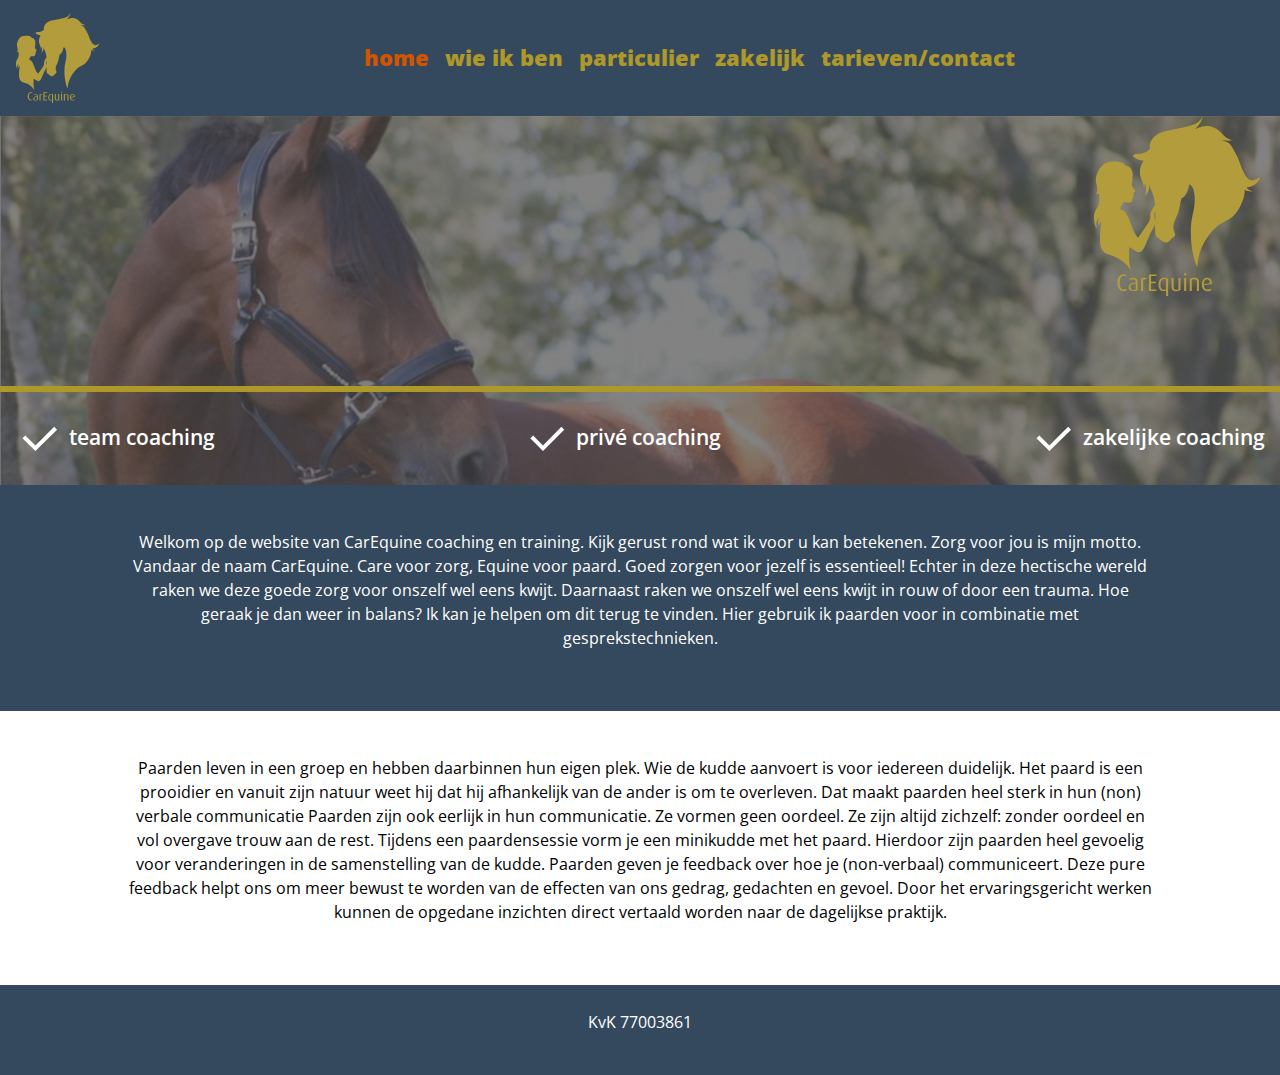
<file: index.html>
<!DOCTYPE html>
<!-- saved from url=(0053)https://getbootstrap.com/docs/4.0/examples/carousel/# -->
<html lang="en"><head><meta http-equiv="Content-Type" content="text/html; charset=UTF-8">
    
    <meta name="viewport" content="width=device-width, initial-scale=1, shrink-to-fit=no">
    <meta name="author" content="Erik Strijk">
    <link rel="icon" href="https://getbootstrap.com/docs/4.0/assets/img/favicons/favicon.ico">

    <title>CarEquine</title>

    <link href="./styles/navbar.css" rel="stylesheet">
    <link href="./styles/bootstrap.min.css" rel="stylesheet">
    <link href="./styles/landingpage.css" rel="stylesheet">
    <link href="./styles/navbar.css" rel="stylesheet">
    <link href="https://fonts.googleapis.com/css?family=Lato|Open+Sans&display=swap" rel="stylesheet">  </head>
  <body data-gr-c-s-loaded="true">

    <header>
      <nav class="navbar navbar-expand-md navbar-dark fixed-top bg-darkblue " style="width: 100vw; margin: 0;">
        <a class="navbar-brand" href="#">
          <img src="images/logo.svg">
        </a>
       <button class="navbar-toggler" type="button" data-toggle="collapse" data-target="#navbarCollapse" aria-controls="navbarCollapse" aria-expanded="false" aria-label="Toggle navigation">
          <span class="navbar-toggler-icon"></span>
        </button>
        <div class="collapse navbar-collapse" id="navbarCollapse">
          <ul class="navbar-nav m-auto">
            <li class="nav-item">
              <a class="nav-link text-orange" href="#">home <span class="sr-only">(current)</span></a>
            </li>
            <li class="nav-item bg-darkblue">
              <a class="nav-link text-gold" href="/CarEquine/wiebenik.html">wie ik ben</a>
            </li>
            <li class="nav-item bg-darkblue">
              <a class="nav-link text-gold" href="/CarEquine/particulier.html">particulier</a>
            </li>
            <li class="nav-item bg-darkblue">
              <a class="nav-link text-gold" href="/CarEquine/zakelijk.html">zakelijk</a>
            </li>
            <li class="nav-item bg-darkblue">
              <a class="nav-link text-gold" href="/CarEquine/contact.html">tarieven/contact</a>
            </li>
          </ul>
        </div>
      </nav>
    </header>

    <main role="main"> 
      <div class="jumbotron text-white m-0" style="width: 100vw; margin: 0;">
          <img class="ml-auto" src="images/logo.svg">
          
          <div style="width: 100vw; margin: 0;">
            <p><img  id="check" src="images/check.svg"> team coaching </p>
            <p><img  id="check" src="images/check.svg"> privé coaching </p>
            <p><img  id="check" src="images/check.svg"> zakelijke coaching </p>

          </div>
      </div>
      <div class="row p-0" style="width: 100vw; margin: 0; padding: 0">
        <div class="text-center" id="darkblue-section-text">
            <p>Welkom op de website van CarEquine coaching en training. Kijk gerust rond wat ik voor u kan betekenen.
              Zorg voor jou is mijn motto. Vandaar de naam CarEquine. Care voor zorg, Equine voor paard.
              Goed zorgen voor jezelf is essentieel! Echter in deze hectische wereld raken we deze goede zorg voor onszelf wel eens kwijt. Daarnaast raken we onszelf wel eens kwijt in rouw of door een trauma. Hoe geraak je dan weer in balans?
              Ik kan je helpen om dit terug te vinden. Hier gebruik ik paarden voor in combinatie met gesprekstechnieken.</p>
          </div>
      </div>          
        <div class="text-center" id="darkblue-section-text" style="background-color: white; color: black;">
            <p>Paarden leven in een groep en hebben daarbinnen hun eigen plek. Wie de kudde aanvoert is voor iedereen duidelijk. Het paard is een prooidier en vanuit zijn natuur weet hij dat hij afhankelijk van de ander is om te overleven. 
              Dat maakt paarden heel sterk in hun (non) verbale communicatie Paarden zijn ook eerlijk in hun communicatie. Ze vormen geen oordeel. Ze zijn altijd zichzelf: zonder oordeel en vol overgave trouw aan de rest. 
              Tijdens een paardensessie vorm je een minikudde met het paard. Hierdoor zijn paarden heel gevoelig voor veranderingen in de samenstelling van de kudde.
              Paarden geven je feedback over hoe je (non-verbaal) communiceert. Deze pure feedback helpt ons om meer bewust te worden van de effecten van ons gedrag, gedachten en gevoel. Door het ervaringsgericht werken kunnen de opgedane inzichten direct vertaald worden naar de dagelijkse praktijk.</p>
          </div>
      <footer class="page-footer font-small bg-darkblue">
        <div class="text-center">
          <p> KvK 77003861</p>
        </div>
    
      </footer>
    </main>
  </body>
</html>
<script src="./scripts/jquery-3.2.1.slim.min.js" integrity="sha384-KJ3o2DKtIkvYIK3UENzmM7KCkRr/rE9/Qpg6aAZGJwFDMVNA/GpGFF93hXpG5KkN" crossorigin="anonymous"></script>
<script>window.jQuery || document.write('<script src="../../assets/js/vendor/jquery-slim.min.js"><\/script>')</script>
<script src="./scripts/popper.min.js"></script>
<script src="./scripts/bootstrap.min.js"></script>
<!-- Just to make our placeholder images work. Don't actually copy the next line! -->
<script src="./scripts/holder.min.js"></script>
</file>
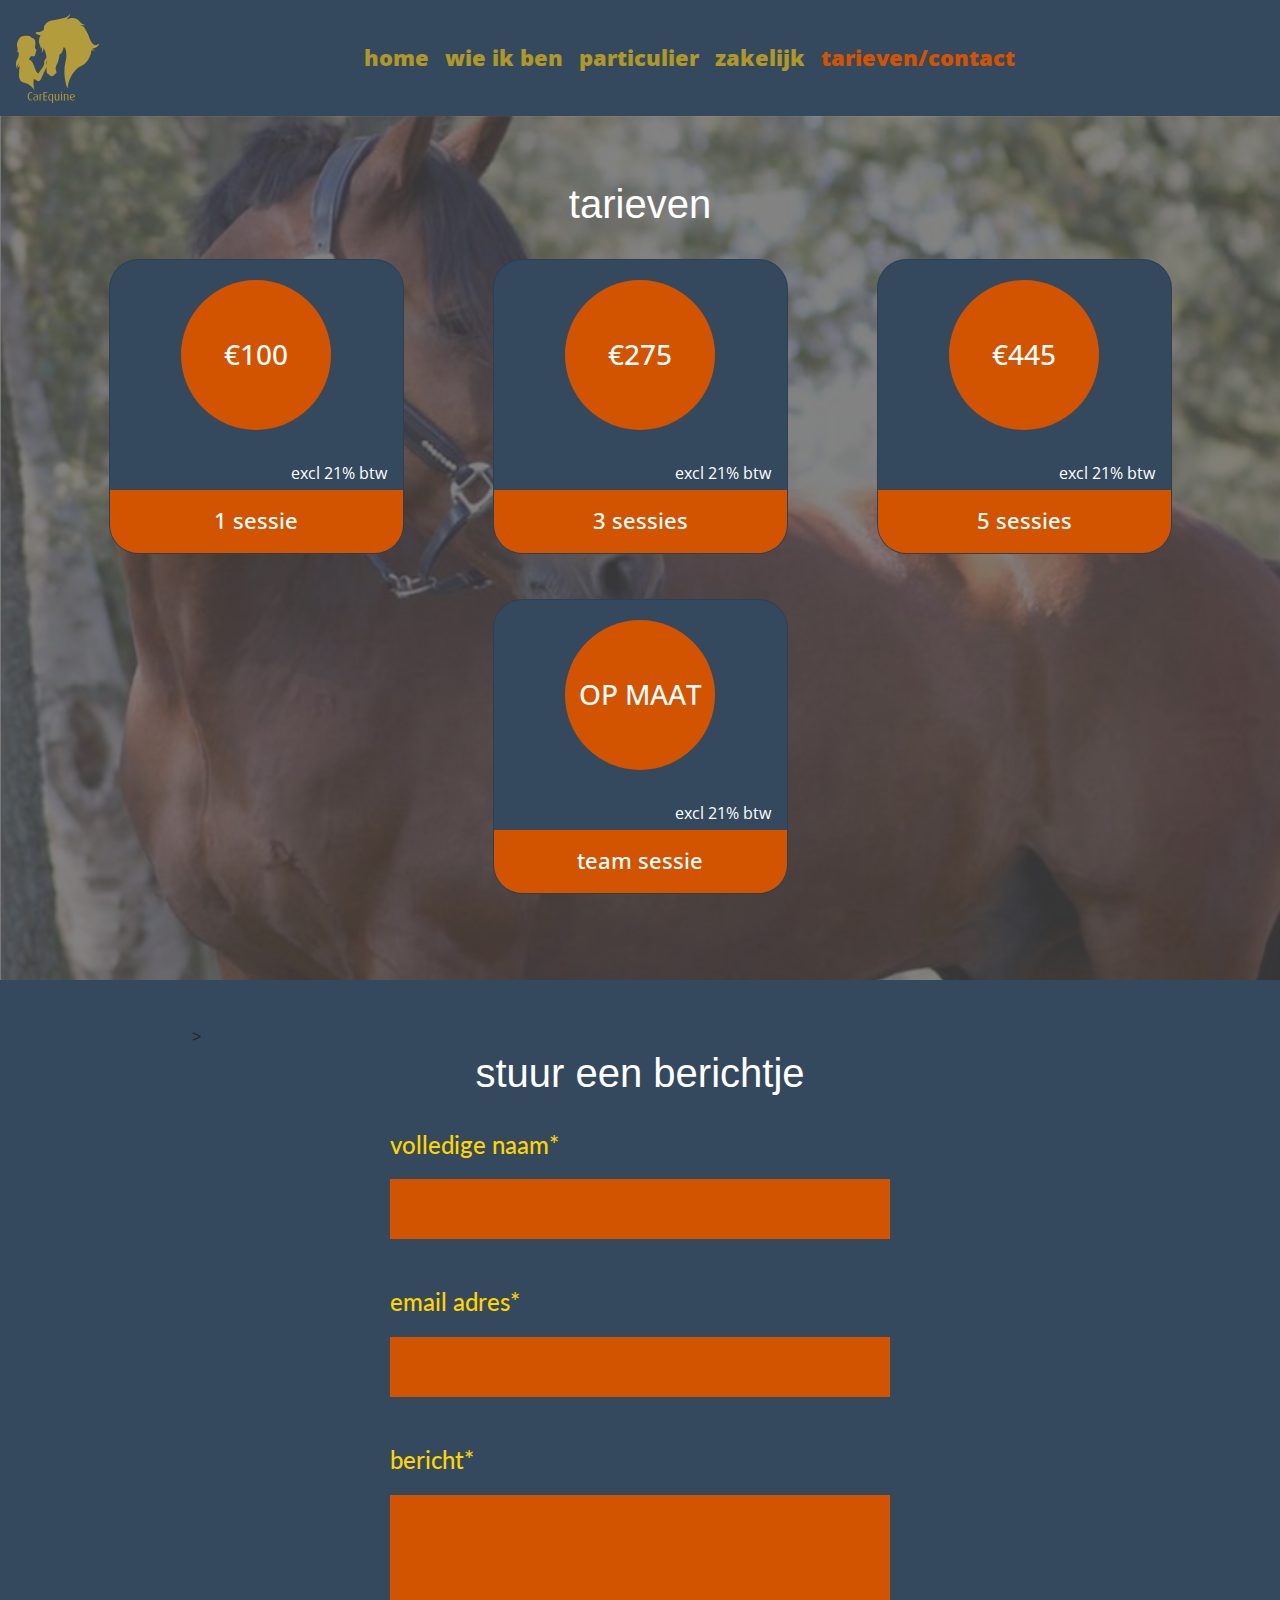
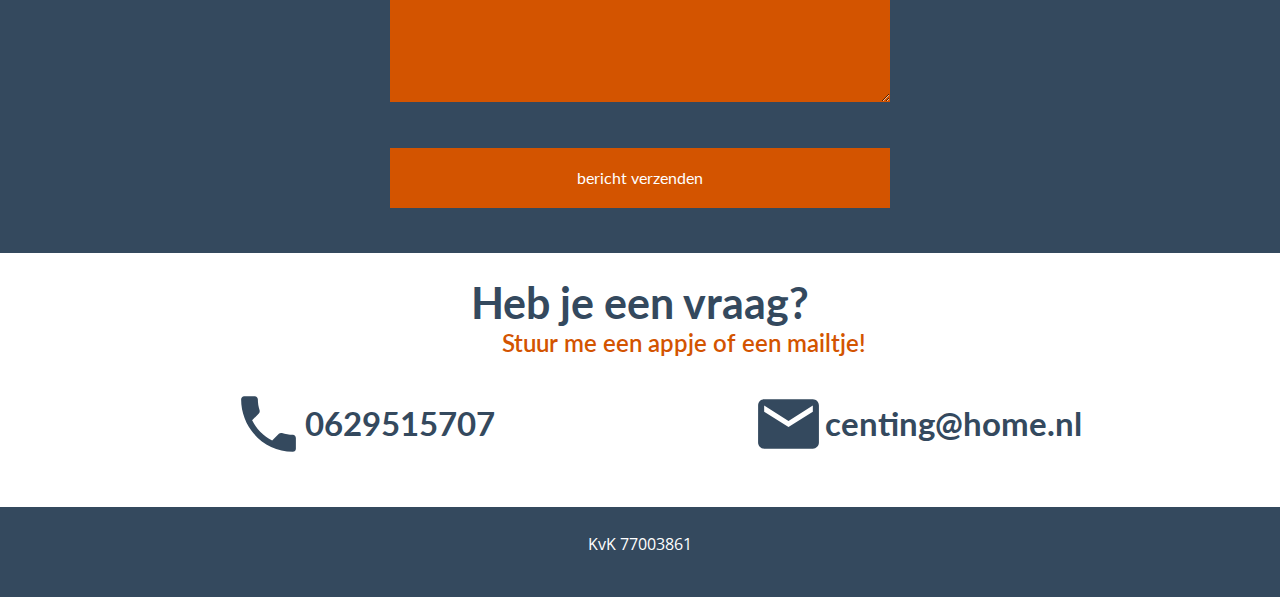
<file: contact.html>
<!DOCTYPE html>
<!-- saved from url=(0053)https://getbootstrap.com/docs/4.0/examples/carousel/# -->
<html lang="en"><head><meta http-equiv="Content-Type" content="text/html; charset=UTF-8">
    
    <meta name="viewport" content="width=device-width, initial-scale=1, shrink-to-fit=no">
    <meta name="author" content="Erik Strijk">
    <link rel="icon" href="https://getbootstrap.com/docs/4.0/assets/img/favicons/favicon.ico">

    <title>tarieven/contact</title>

    <link href="./styles/navbar.css" rel="stylesheet">
    <link href="./styles/bootstrap.min.css" rel="stylesheet">
    <link href="./styles/navbar.css" rel="stylesheet">
    <link href="./styles/contact.css" rel="stylesheet">

    <link href="https://fonts.googleapis.com/css?family=Lato|Open+Sans&display=swap" rel="stylesheet">  </head>
  <body data-gr-c-s-loaded="true">

    <header>
      <nav class="navbar navbar-expand-md navbar-dark fixed-top bg-darkblue">
        <a class="navbar-brand" href="/CarEquine">
          <img src="images/logo.svg">
        </a>
       <button class="navbar-toggler" type="button" data-toggle="collapse" data-target="#navbarCollapse" aria-controls="navbarCollapse" aria-expanded="false" aria-label="Toggle navigation">
          <span class="navbar-toggler-icon"></span>
        </button>
        <div class="collapse navbar-collapse" id="navbarCollapse">
          <ul class="navbar-nav m-auto">
            <li class="nav-item">
              <a class="nav-link text-gold" href="/CarEquine/index.html">home <span class="sr-only">(current)</span></a>
            </li>
            <li class="nav-item bg-darkblue">
              <a class="nav-link text-gold" href="/CarEquine/wiebenik.html">wie ik ben</a>
            </li>
            <li class="nav-item bg-darkblue">
              <a class="nav-link text-gold" href="/CarEquine/particulier.html">particulier</a>
            </li>
            <li class="nav-item bg-darkblue">
              <a class="nav-link text-gold" href="/CarEquine/zakelijk.html">zakelijk</a>
            </li>
            <li class="nav-item bg-darkblue">
              <a class="nav-link text-orange" href="">tarieven/contact</a>
            </li>
          </ul>
        </div>
      </nav>
    </header>

    <main role="main"> 
      <script type="text/javascript">var submitted=false;</script>

      <iframe name="iframe" id="hidden_iframe" style="display:none;" onload="if(submitted) {window.location='index.html';}"></iframe>
      <div name="_top" class="jumbotron text-white text-center">
        <h1>tarieven</h1>

        <div class="row text-center justify-content-center">
          <div class="col text-center">
           <div class="card text-center">
            <div class="card-body text-center justify-center">
              <div class="circle m-auto">€100</div>
            </div>
            <div class="bottom">
              <div class="btw">
                  excl 21% btw
              </div>
              <div class="session">
                1 sessie
              </div>
            </div>
          </div>
          </div>
          <div class="col text-center">
            <div class="card text-center">
             <div class="card-body text-center justify-center">
               <div class="circle m-auto">€275</div>
             </div>
             <div class="bottom">
              <div class="btw">
                  excl 21% btw
              </div>
              <div class="session">
                3 sessies
              </div>
            </div>
            </div>
          </div>
          <div class="col text-center">
            <div class="card text-center">
             <div class="card-body text-center justify-center">
               <div class="circle m-auto">€445</div>
             </div>
             <div class="bottom">
              <div class="btw">
                  excl 21% btw
              </div>
              <div class="session">
                5 sessies
              </div>
            </div>
            </div>
          </div>
          <div class="col text-center">
            <div class="card text-center">
             <div class="card-body text-center justify-center">
               <div class="circle m-auto">OP MAAT</div>
             </div>
             <div class="bottom">
              <div class="btw">
                  excl 21% btw
              </div>
              <div class="session">
                team sessie
              </div>
            </div>
            </div>
          </div>
        </div>
      </div>
      <form class="form" method="POST" target="iframe" onsubmit="alert('Bedankt voor uw bericht, ik reageer uw bericht zo snel mogelijk!'); submitted=true;" action="https://script.google.com/macros/s/AKfycbzguPekZept4t-bJgTDFgSUX58PCmrzloV4msLbdgPX5CG3HJQ/exec">>
        <h1>stuur een berichtje</h1>
        <div class="input-container">
          <p>volledige naam*</p>
          <input name="volledige naam" required type="text" >
        </div>
        <br>
        <div class="input-container">
          <p>email adres*</p>
          <input name="email" required type="email" >
        </div>
        <br>
        <div class="input-container">
          <p>bericht*</p>
          <textarea name="message" required> </textarea>
        </div>
        <br>
        <div class="input-container">
          <input required value="bericht verzenden" type="submit">
        </div>
      </form>
      <div class="contact-information p-4">
        <div class="row justify-content-center">
          <div>
            <h1 class="text-center">
              Heb je een vraag?
            </h1>
            <h2 class="text-center">
              Stuur me een appje of een mailtje!
            </h2> 
            <div class="row">
              <a href="tel:0611569254" class="col justify-content-center">
                <img width="14%" src="images/phone-24px.svg"> 
                <h3> 0629515707</h3>
              </a>
              <a href="mailto:erikstrijk@gmail.com" class="col justify-content-center">
                <img width="14%" src="images/email-24px.svg"> 
                <h3>centing@home.nl</h3>
                </a>
              </a>
            </div>
          </div>
          
        </div>
      </div>
      <footer class="page-footer font-small bg-darkblue">
        <div class="text-center">
          <p> KvK 77003861</p>
        </div>
    
      </footer>
    </main>
  </body>
</html>
<script src="./scripts/jquery-3.2.1.slim.min.js" integrity="sha384-KJ3o2DKtIkvYIK3UENzmM7KCkRr/rE9/Qpg6aAZGJwFDMVNA/GpGFF93hXpG5KkN" crossorigin="anonymous"></script>
<script>window.jQuery || document.write('<script src="../../assets/js/vendor/jquery-slim.min.js"><\/script>')</script>
<script src="./scripts/popper.min.js"></script>
<script src="./scripts/bootstrap.min.js"></script>
<!-- Just to make our placeholder images work. Don't actually copy the next line! -->
<script src="./scripts/holder.min.js"></script>
</file>
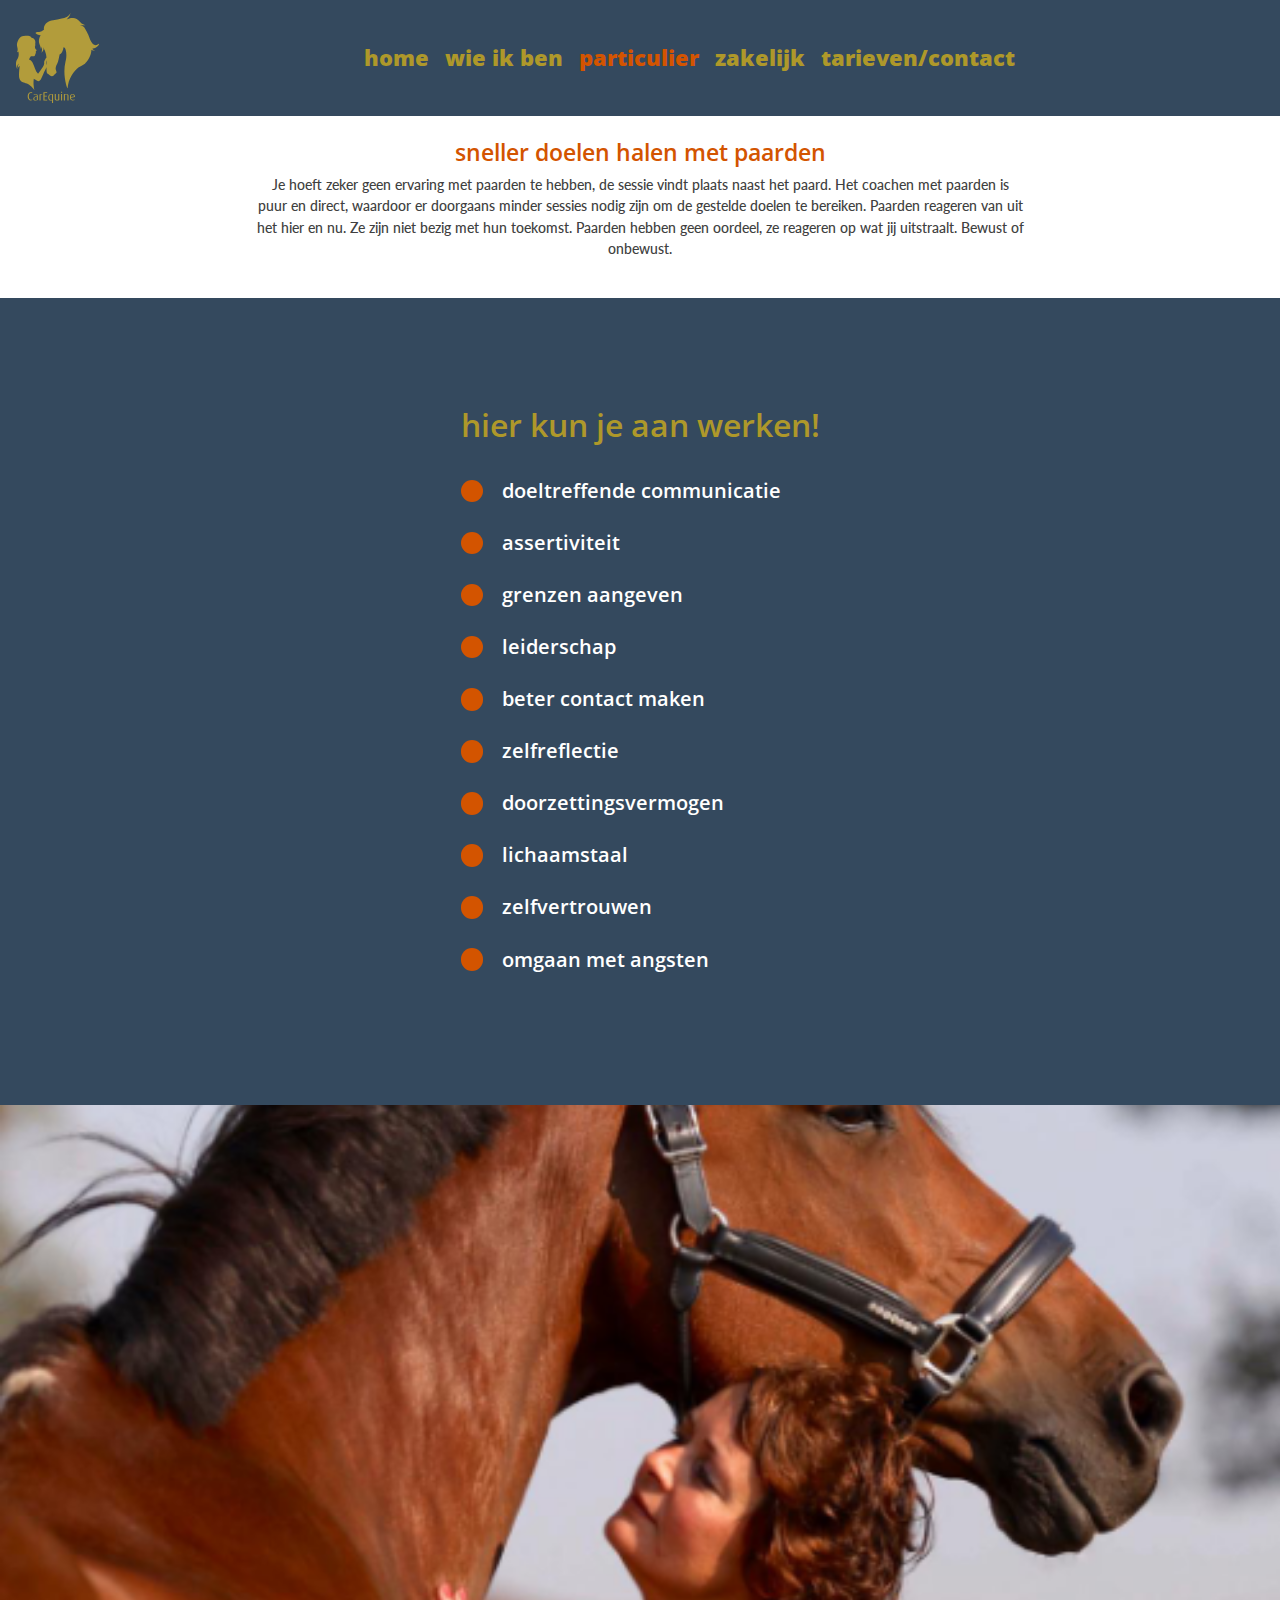
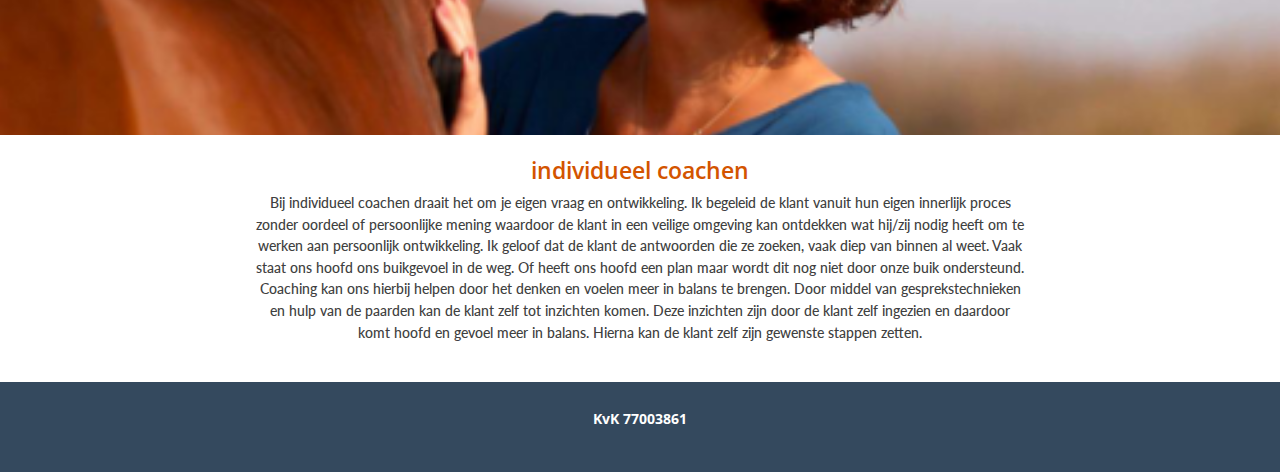
<file: particulier.html>
<!DOCTYPE html>
<!-- saved from url=(0053)https://getbootstrap.com/docs/4.0/examples/carousel/# -->
<html lang="en"><head><meta http-equiv="Content-Type" content="text/html; charset=UTF-8">
    
    <meta name="viewport" content="width=device-width, initial-scale=1, shrink-to-fit=no">
    <meta name="author" content="Erik Strijk">
    <link rel="icon" href="https://getbootstrap.com/docs/4.0/assets/img/favicons/favicon.ico">

    <title>CarEquine</title>

    <link href="./styles/navbar.css" rel="stylesheet">
    <link href="./styles/bootstrap.min.css" rel="stylesheet">
    <link href="./styles/navbar.css" rel="stylesheet">
    <link href="./styles/particulier.css" rel="stylesheet">

    <link href="https://fonts.googleapis.com/css?family=Lato|Open+Sans&display=swap" rel="stylesheet">  </head>
  <body data-gr-c-s-loaded="true">

    <header>
      <nav class="navbar navbar-expand-md navbar-dark fixed-top bg-darkblue">
        <a class="navbar-brand" href="/CarEquine">
          <img src="images/logo.svg">
        </a>
       <button class="navbar-toggler" type="button" data-toggle="collapse" data-target="#navbarCollapse" aria-controls="navbarCollapse" aria-expanded="false" aria-label="Toggle navigation">
          <span class="navbar-toggler-icon"></span>
        </button>
        <div class="collapse navbar-collapse" id="navbarCollapse">
          <ul class="navbar-nav m-auto">
            <li class="nav-item">
              <a class="nav-link text-gold" href="/CarEquine/index.html">home <span class="sr-only">(current)</span></a>
            </li>
            <li class="nav-item bg-darkblue">
              <a class="nav-link text-gold" href="/CarEquine/wiebenik.html">wie ik ben</a>
            </li>
            <li class="nav-item bg-darkblue">
              <a class="nav-link text-orange" href="#">particulier</a>
            </li>
            <li class="nav-item bg-darkblue">
              <a class="nav-link text-gold" href="/CarEquine/zakelijk.html">zakelijk</a>
            </li>
            <li class="nav-item bg-darkblue">
              <a class="nav-link text-gold" href="/CarEquine/contact.html">tarieven/contact</a>
            </li>
          </ul>
        </div>
      </nav>
    </header>

    <main role="main"> 
        <div class="padding text-center">
          <h2 class="subheader-orange">sneller doelen halen met paarden                  </h2>
          <p> Je hoeft zeker geen ervaring met paarden te hebben, de sessie vindt plaats naast het paard. Het coachen met paarden is puur en direct, waardoor er doorgaans minder sessies nodig zijn om de gestelde doelen te bereiken. Paarden reageren van uit het hier en nu. Ze zijn niet bezig met hun toekomst. Paarden hebben geen oordeel, ze reageren op wat jij uitstraalt. Bewust of onbewust. </p>
        </div>
        <div class="row p-0">
            <div class="col-md-8" id="darkblue-section">
              <div>
                <h2 class="header-gold"> hier kun je aan werken!</h2>
                <br>
                <div class="bullet-point-container">
                  <div class="bullet-point"></div> doeltreffende communicatie
                </div>
                <div class="bullet-point-container">
                  <div class="bullet-point"></div> assertiviteit
                </div>
                <div class="bullet-point-container">
                  <div class="bullet-point"></div> grenzen aangeven
                </div>
                <div class="bullet-point-container">
                  <div class="bullet-point"></div> leiderschap
                </div>
                <div class="bullet-point-container">
                  <div class="bullet-point"></div> beter contact maken
                </div> 
                <div class="bullet-point-container">
                  <div class="bullet-point"></div> zelfreflectie
                </div>
                <div class="bullet-point-container">
                  <div class="bullet-point"></div> doorzettingsvermogen
                </div>
                <div class="bullet-point-container">
                  <div class="bullet-point"></div> lichaamstaal
                </div>
                <div class="bullet-point-container">
                  <div class="bullet-point"></div> zelfvertrouwen
                </div>
                <div class="bullet-point-container">
                  <div class="bullet-point"></div> omgaan met angsten
                </div> 

              </div>

            </div>
            <div class="col-md-4 m-0 p-0"> </div>

            </div>
            <div class="text-center padding">
              <h2 class="subheader-orange">individueel coachen</h2>
              <p>Bij individueel coachen draait het om je eigen vraag en ontwikkeling. Ik begeleid de klant vanuit hun eigen innerlijk proces zonder oordeel of persoonlijke mening waardoor de klant in een veilige omgeving kan ontdekken wat hij/zij nodig heeft om te werken aan persoonlijk ontwikkeling. Ik geloof dat de klant de antwoorden die ze zoeken, vaak diep van binnen al weet. Vaak staat ons hoofd ons buikgevoel in de weg. Of heeft ons hoofd een plan maar wordt dit nog niet door onze buik ondersteund. Coaching kan ons hierbij helpen door het denken en voelen meer in balans te brengen. Door middel van gesprekstechnieken en hulp van de paarden kan de klant zelf tot inzichten komen. Deze inzichten zijn door de klant zelf ingezien en daardoor komt hoofd en gevoel meer in balans. Hierna kan de klant zelf zijn gewenste stappen zetten. </p>
            </div>
      <footer class="page-footer font-small bg-darkblue">
        <div class="text-center">
          <p> KvK 77003861</p>
        </div>
    
      </footer>
    </main>
  </body>
</html>
<script src="./scripts/jquery-3.2.1.slim.min.js" integrity="sha384-KJ3o2DKtIkvYIK3UENzmM7KCkRr/rE9/Qpg6aAZGJwFDMVNA/GpGFF93hXpG5KkN" crossorigin="anonymous"></script>
<script>window.jQuery || document.write('<script src="../../assets/js/vendor/jquery-slim.min.js"><\/script>')</script>
<script src="./scripts/popper.min.js"></script>
<script src="./scripts/bootstrap.min.js"></script>
<!-- Just to make our placeholder images work. Don't actually copy the next line! -->
<script src="./scripts/holder.min.js"></script>
</file>
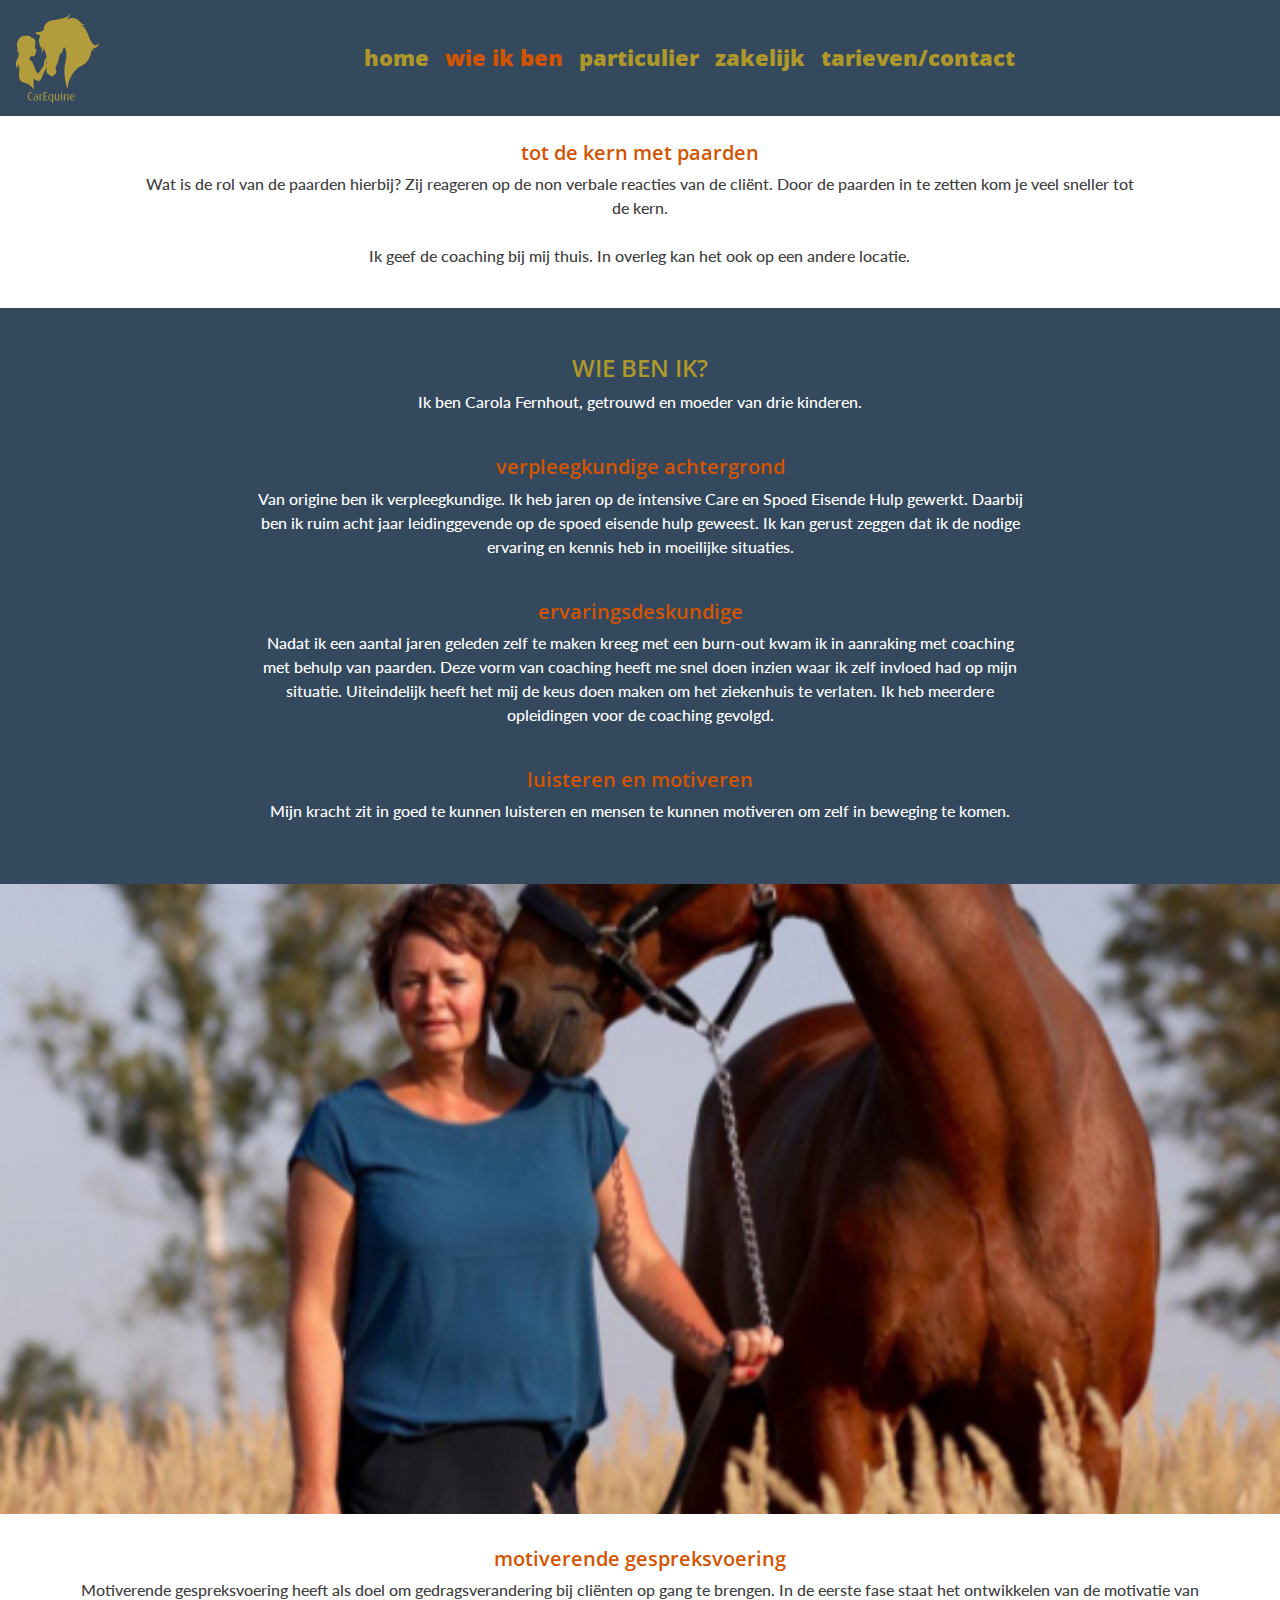
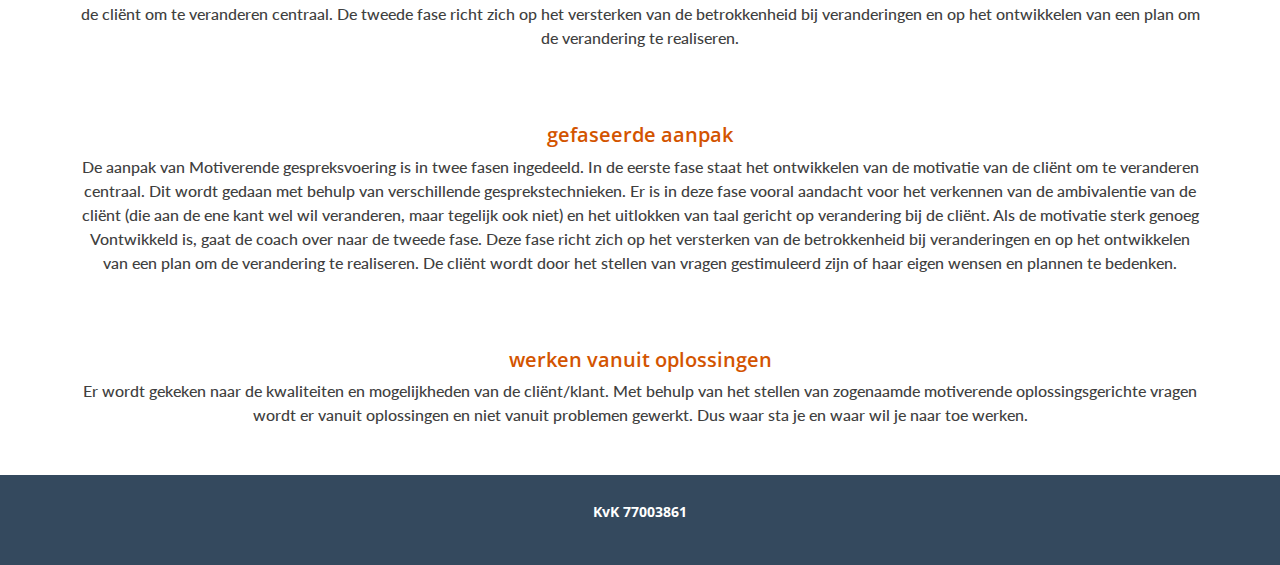
<file: wiebenik.html>
<!DOCTYPE html>
<!-- saved from url=(0053)https://getbootstrap.com/docs/4.0/examples/carousel/# -->
<html lang="en"><head><meta http-equiv="Content-Type" content="text/html; charset=UTF-8">
    
    <meta name="viewport" content="width=device-width, initial-scale=1, shrink-to-fit=no">
    <meta name="author" content="Erik Strijk">
    <link rel="icon" href="https://getbootstrap.com/docs/4.0/assets/img/favicons/favicon.ico">

    <title>CarEquine</title>

    <link href="./styles/navbar.css" rel="stylesheet">
    <link href="./styles/bootstrap.min.css" rel="stylesheet">
    <link href="./styles/navbar.css" rel="stylesheet">
    <link href="./styles/wiebenik.css" rel="stylesheet">

    <link href="https://fonts.googleapis.com/css?family=Lato|Open+Sans&display=swap" rel="stylesheet">  </head>
  <body data-gr-c-s-loaded="true">

    <header>
      <nav class="navbar navbar-expand-md navbar-dark fixed-top bg-darkblue">
        <a class="navbar-brand" href="/CarEquine">
          <img src="images/logo.svg">
        </a>
       <button class="navbar-toggler" type="button" data-toggle="collapse" data-target="#navbarCollapse" aria-controls="navbarCollapse" aria-expanded="false" aria-label="Toggle navigation">
          <span class="navbar-toggler-icon"></span>
        </button>
        <div class="collapse navbar-collapse" id="navbarCollapse">
          <ul class="navbar-nav m-auto">
            <li class="nav-item">
              <a class="nav-link text-gold" href="/CarEquine/">home <span class="sr-only">(current)</span></a>
            </li>
            <li class="nav-item bg-darkblue">
              <a class="nav-link text-orange" href="">wie ik ben</a>
            </li>
            <li class="nav-item bg-darkblue">
              <a class="nav-link text-gold" href="/CarEquine/particulier">particulier</a>
            </li>
            <li class="nav-item bg-darkblue">
              <a class="nav-link text-gold" href="/CarEquine/zakelijk.html">zakelijk</a>
            </li>
            <li class="nav-item bg-darkblue">
              <a class="nav-link text-gold" href="/CarEquine/contact.html">tarieven/contact</a>
            </li>
          </ul>
        </div>
      </nav>
    </header>

    <main role="main"> 
        <div class="container text-center p-4">
            <div class="row">
                <div class="col-lg-6 m-auto ">
                <h2 class="subheader-orange">tot de kern met paarden</h2>
                <p> Wat is de rol van de paarden hierbij? Zij reageren op de non verbale reacties van de cliënt. Door de paarden in te zetten kom je veel sneller tot de kern. <br><br>Ik geef de coaching bij mij thuis. In overleg kan het ook op een andere locatie.</p>
                </div>
            </div>
        </div>
        <div class="row p-0">
            <div class="col-md-8 text-center" id="darkblue-section">
                <h2 class="header-gold"> WIE BEN IK?</h2>
                <p>Ik ben Carola Fernhout, getrouwd en moeder van drie kinderen.</p>
                
                <br>

                <h2 class="subheader-orange">verpleegkundige achtergrond</h2>
                <p>Van origine ben ik verpleegkundige. Ik heb jaren op de intensive Care en Spoed Eisende Hulp gewerkt. Daarbij ben ik ruim acht jaar leidinggevende op de spoed eisende hulp geweest. Ik kan gerust zeggen dat ik de nodige ervaring en kennis heb in moeilijke situaties.</p>
                
                <br>
                <h2 class="subheader-orange">ervaringsdeskundige</h2>
                <p>Nadat ik een aantal jaren geleden zelf te maken kreeg met een burn-out kwam ik in aanraking met coaching met behulp van paarden. Deze vorm van coaching heeft me snel doen inzien waar ik zelf invloed had op mijn situatie. Uiteindelijk heeft het mij de keus doen maken om het ziekenhuis te verlaten. Ik heb meerdere opleidingen voor de coaching gevolgd.</p>
                <br>
                <h2 class="subheader-orange">luisteren en motiveren</h2>
                <p>Mijn kracht zit in goed te kunnen luisteren en mensen te kunnen motiveren om zelf in beweging te komen.</p>
            
            </div>
            <div class="col-md-4 m-0 p-0"> </div>

            </div>
          <div class="text-center p-4 m-2">
                <div class="row">
                    <div class="col-lg-6 m-auto ">
                    <h2 class="subheader-orange">motiverende gespreksvoering</h2>
                    <p>Motiverende gespreksvoering heeft als doel om gedragsverandering bij cliënten op gang te brengen. In de eerste fase staat het ontwikkelen van de motivatie van de cliënt om te veranderen centraal. De tweede fase richt zich op het versterken van de betrokkenheid bij veranderingen en op het ontwikkelen van een plan om de verandering te realiseren.</p>
                    </div>
                </div>
            </div>
            <div class="text-center p-4 m-2">
                <div class="row">
                  <div class="col-lg-6 m-auto text-center">
                    <h2 class="subheader-orange">gefaseerde aanpak</h2>
                    <p> De aanpak van Motiverende gespreksvoering is in twee fasen ingedeeld. In de eerste fase staat het ontwikkelen van de motivatie van de cliënt om te veranderen centraal. Dit wordt gedaan met behulp van verschillende gesprekstechnieken. Er is in deze fase vooral aandacht voor het verkennen van de ambivalentie van de cliënt (die aan de ene kant wel wil veranderen, maar tegelijk ook niet) en het uitlokken van taal gericht op verandering bij de cliënt. Als de motivatie sterk genoeg Vontwikkeld is, gaat de coach over naar de tweede fase. Deze fase richt zich op het versterken van de betrokkenheid bij veranderingen en op het ontwikkelen van een plan om de verandering te realiseren. De cliënt wordt door het stellen van vragen gestimuleerd zijn of haar eigen wensen en plannen te bedenken.</p>
                    </div>
                </div>
            </div>
            <div class="text-center p-4 m-2">
                <div class="row">
                    <div class="col-lg-6 m-auto text-center">
                    <h2 class="subheader-orange">werken vanuit oplossingen</h2>
                    <p> Er wordt gekeken naar de kwaliteiten en mogelijkheden van de cliënt/klant. Met behulp van het stellen van zogenaamde motiverende oplossingsgerichte vragen wordt er vanuit oplossingen en niet vanuit problemen gewerkt. Dus waar sta je en waar wil je naar toe werken.</p>
                    </div>
                </div>
            </div>

            <footer class="page-footer font-small bg-darkblue">
              <div class="text-center">
                <p> KvK 77003861</p>
              </div>
          
            </footer>
    </main>
  </body>
</html>
<script src="./scripts/jquery-3.2.1.slim.min.js" integrity="sha384-KJ3o2DKtIkvYIK3UENzmM7KCkRr/rE9/Qpg6aAZGJwFDMVNA/GpGFF93hXpG5KkN" crossorigin="anonymous"></script>
<script>window.jQuery || document.write('<script src="../../assets/js/vendor/jquery-slim.min.js"><\/script>')</script>
<script src="./scripts/popper.min.js"></script>
<script src="./scripts/bootstrap.min.js"></script>
<!-- Just to make our placeholder images work. Don't actually copy the next line! -->
<script src="./scripts/holder.min.js"></script>
</file>
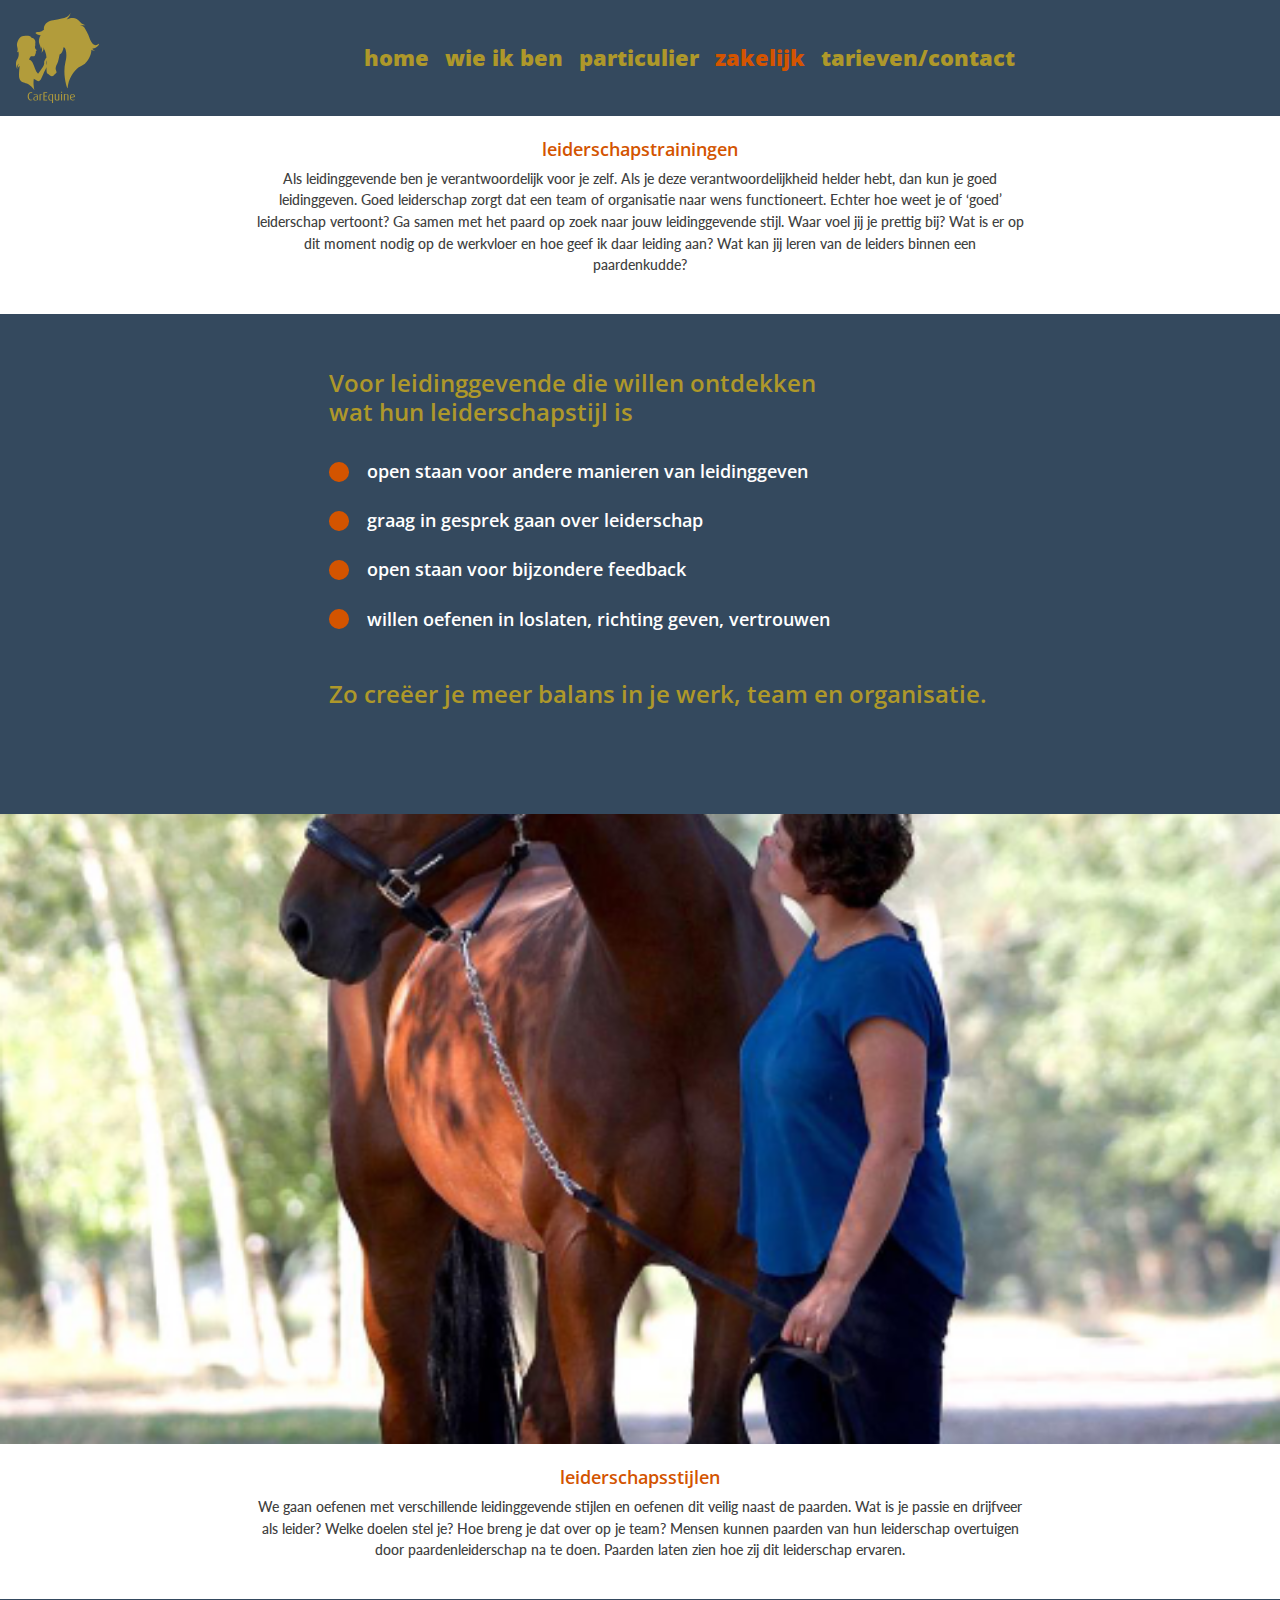
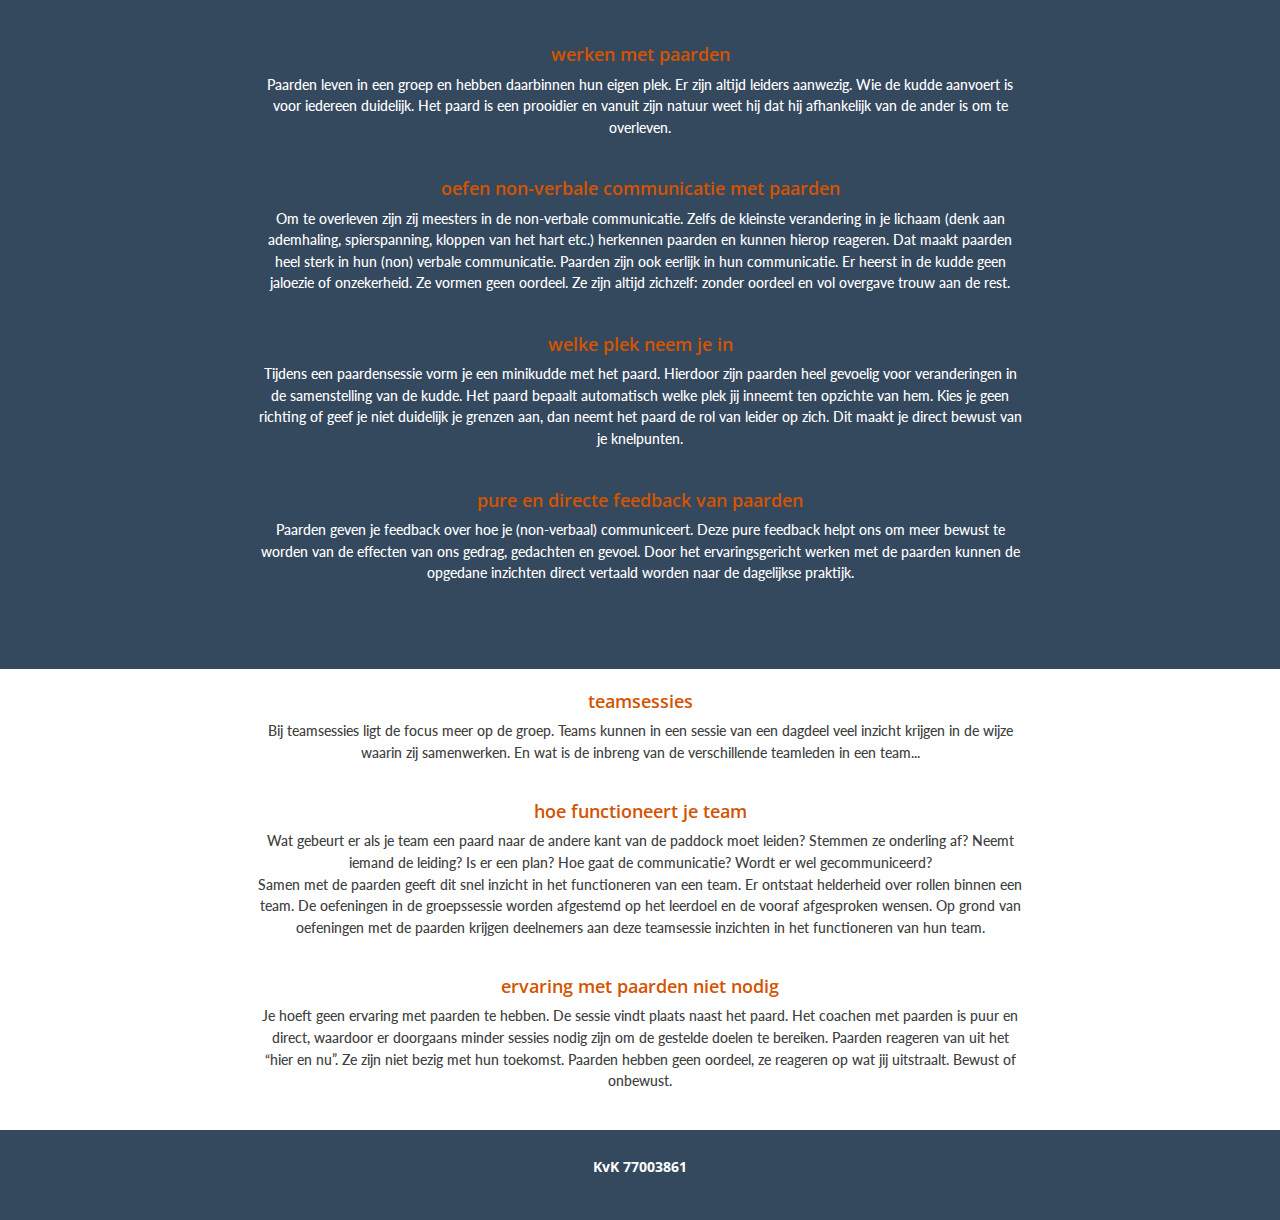
<file: zakelijk.html>
<!DOCTYPE html>
<!-- saved from url=(0053)https://getbootstrap.com/docs/4.0/examples/carousel/# -->
<html lang="en"><head><meta http-equiv="Content-Type" content="text/html; charset=UTF-8">
    
    <meta name="viewport" content="width=device-width, initial-scale=1, shrink-to-fit=no">
    <meta name="author" content="Erik Strijk">
    <link rel="icon" href="https://getbootstrap.com/docs/4.0/assets/img/favicons/favicon.ico">

    <title>CarEquine</title>

    <link href="./styles/navbar.css" rel="stylesheet">
    <link href="./styles/bootstrap.min.css" rel="stylesheet">
    <link href="./styles/navbar.css" rel="stylesheet">
    <link href="./styles/zakelijk.css" rel="stylesheet">

    <link href="https://fonts.googleapis.com/css?family=Lato|Open+Sans&display=swap" rel="stylesheet">  </head>
  <body data-gr-c-s-loaded="true">

    <header>
      <nav class="navbar navbar-expand-md navbar-dark fixed-top bg-darkblue">
        <a class="navbar-brand" href="/CarEquine">
          <img src="images/logo.svg">
        </a>
       <button class="navbar-toggler" type="button" data-toggle="collapse" data-target="#navbarCollapse" aria-controls="navbarCollapse" aria-expanded="false" aria-label="Toggle navigation">
          <span class="navbar-toggler-icon"></span>
        </button>
        <div class="collapse navbar-collapse" id="navbarCollapse">
          <ul class="navbar-nav m-auto">
            <li class="nav-item">
              <a class="nav-link text-gold" href="/CarEquine/index.html">home <span class="sr-only">(current)</span></a>
            </li>
            <li class="nav-item bg-darkblue">
              <a class="nav-link text-gold" href="/CarEquine/wiebenik.html">wie ik ben</a>
            </li>
            <li class="nav-item bg-darkblue">
              <a class="nav-link text-gold" href="/CarEquine/particulier.html">particulier</a>
            </li>
            <li class="nav-item bg-darkblue">
              <a class="nav-link text-orange" href="">zakelijk</a> 
            </li>
            <li class="nav-item bg-darkblue">
              <a class="nav-link text-gold" href="/CarEquine/contact.html">tarieven/contact</a>
            </li>
          </ul>
        </div>
      </nav>
    </header>

    <main role="main"> 
        <div class="padding text-center">
          <h2 class="subheader-orange">leiderschapstrainingen</h2>      
          <p>Als leidinggevende ben je verantwoordelijk voor je zelf. Als je deze verantwoordelijkheid helder hebt, dan kun je goed leidinggeven. Goed leiderschap zorgt dat een team of organisatie naar wens functioneert. Echter hoe weet je of ‘goed’ leiderschap vertoont? Ga samen met het paard op zoek naar jouw leidinggevende stijl. Waar voel jij je prettig bij? Wat is er op dit moment nodig op de werkvloer en hoe geef ik daar leiding aan? Wat kan jij leren van de leiders binnen een paardenkudde?</p>
        </div>
        </div>
        <div class="row p-0">
            <div class="col-md-8" id="darkblue-section">
              <div>
                <h2 class="header-gold"> Voor leidinggevende die willen ontdekken<br> wat hun leiderschapstijl is
                </h2>
                <br>
                <div class="bullet-point-container">
                  <div class="bullet-point"></div> open staan voor andere manieren van leidinggeven
                </div>
                <div class="bullet-point-container">
                  <div class="bullet-point"></div>  graag in gesprek gaan over leiderschap
                </div>
                <div class="bullet-point-container">
                  <div class="bullet-point"></div> open staan voor bijzondere feedback
                </div>
                <div class="bullet-point-container">
                  <div class="bullet-point"></div> willen oefenen in loslaten, richting geven, vertrouwen
                </div>
                <br>
                <h2 class="header-gold"> Zo creëer je meer balans in je werk, team en organisatie. </h2>

            </div>
            
              </div>

            <div class="col-md-4 m-0 p-0"> </div>

            </div>
            <div class="text-center padding" >
              <h2 class="subheader-orange">leiderschapsstijlen</h2>
              <p>We gaan oefenen met verschillende leidinggevende stijlen en oefenen dit veilig naast de paarden. Wat is je passie en drijfveer als leider? Welke doelen stel je? Hoe breng je dat over op je team? Mensen kunnen paarden van hun leiderschap overtuigen door paardenleiderschap na te doen. Paarden laten zien hoe zij dit leiderschap ervaren. </p>
            </div>
            <div class="row p-0">
              <div class="text-center" id="darkblue-section-text" style="width: 100vw;">
                  <h2 class="subheader-orange"> werken met paarden</h2>
                  <p>Paarden leven in een groep en hebben daarbinnen hun eigen plek. Er zijn altijd leiders aanwezig. Wie de kudde aanvoert is voor iedereen duidelijk. Het paard is een prooidier en vanuit zijn natuur weet hij dat hij afhankelijk van de ander is om te overleven. </p>  
                  <br>
                  <h2 class="subheader-orange">oefen non-verbale communicatie met paarden</h2>
                  <p>Om te overleven zijn zij meesters in de non-verbale communicatie. Zelfs de kleinste verandering in je lichaam (denk aan ademhaling, spierspanning, kloppen van het hart etc.) herkennen paarden en kunnen hierop reageren. Dat maakt paarden heel sterk in hun (non) verbale communicatie. Paarden zijn ook eerlijk in hun communicatie. Er heerst in de kudde geen jaloezie of onzekerheid. Ze vormen geen oordeel. Ze zijn altijd zichzelf: zonder oordeel en vol overgave trouw aan de rest. 
                  </p>  
                  <br>
                  <h2 class="subheader-orange">welke plek neem je in</h2>
                  <p>Tijdens een paardensessie vorm je een minikudde met het paard. Hierdoor zijn paarden heel gevoelig voor veranderingen in de samenstelling van de kudde.
                    Het paard bepaalt automatisch welke plek jij inneemt ten opzichte van hem. Kies je geen richting of geef je niet duidelijk je grenzen aan, dan neemt het paard de rol van leider op zich. Dit maakt je direct bewust van je knelpunten.
                    </p>  
                  <br>
                  <h2 class="subheader-orange">pure en directe feedback van paarden</h2>
                  <p>Paarden geven je feedback over hoe je (non-verbaal) communiceert. Deze pure feedback helpt ons om meer bewust te worden van de effecten van ons gedrag, gedachten en gevoel. Door het ervaringsgericht werken met de paarden kunnen de opgedane inzichten direct vertaald worden naar de dagelijkse praktijk.</p>  
                  <br>
                </div>
  
              </div>
              <div class="text-center padding">
                <h2 class="subheader-orange">teamsessies</h2>
                <p>Bij teamsessies ligt de focus meer op de groep. Teams kunnen in een sessie van een dagdeel veel inzicht krijgen in de wijze waarin zij samenwerken. En wat is de inbreng van de verschillende teamleden in een team...
                <br>
                <br>

                <h2 class="subheader-orange">hoe functioneert je team</h2>
                <p>Wat gebeurt er als je team een paard naar de andere kant van de paddock moet leiden? Stemmen ze onderling af? Neemt iemand de leiding? Is er een plan? Hoe gaat de communicatie? Wordt er wel gecommuniceerd? 
                  <br>Samen met de paarden geeft dit snel inzicht in het functioneren van een team. Er ontstaat helderheid over rollen binnen een team. De oefeningen in de groepssessie worden afgestemd op het leerdoel en de vooraf afgesproken wensen.
                  Op grond van oefeningen met de paarden krijgen deelnemers aan deze teamsessie inzichten in het functioneren van hun team. 
                  <br>
                  <br>
                  <h2 class="subheader-orange">ervaring met paarden niet nodig</h2>
                <p>Je hoeft geen ervaring met paarden te hebben. De sessie vindt plaats naast het paard. Het coachen met paarden is puur en direct, waardoor er doorgaans minder sessies nodig zijn om de gestelde doelen te bereiken. Paarden reageren van uit het “hier en nu”. Ze zijn niet bezig met hun toekomst. Paarden hebben geen oordeel, ze reageren op wat jij uitstraalt. Bewust of onbewust.
              </div>
            </div>
      <footer class="page-footer font-small bg-darkblue">
        <div class="text-center">
          <p> KvK 77003861</p>
        </div>
    
      </footer>
    </main>
  </body>
</html>
<script src="./scripts/jquery-3.2.1.slim.min.js" integrity="sha384-KJ3o2DKtIkvYIK3UENzmM7KCkRr/rE9/Qpg6aAZGJwFDMVNA/GpGFF93hXpG5KkN" crossorigin="anonymous"></script>
<script>window.jQuery || document.write('<script src="././assets/js/vendor/jquery-slim.min.js"><\/script>')</script>
<script src="./scripts/popper.min.js"></script>
<script src="./scripts/bootstrap.min.js"></script>
<!-- Just to make our placeholder images work. Don't actually copy the next line! -->
<script src="./scripts/holder.min.js"></script>
</file>
<file: styles/navbar.css>
.bg-darkblue  {
    background-color: #34495E;
}
.text-gold {
    color: #AE982A !important;
}
.text-gold:hover {
    color: #D35400 !important;
}
.text-orange {
    color: #D35400 !important;
}
.navbar .navbar-brand img {
    height: 90px;
}
.navbar {
    font-family: 'Open Sans', bold;
    font-weight: 900;
    font-size: calc(12px + 0.8vw);
}
body { 
    padding-top: 116px; 
}
.page-footer {
    display: flex !important;
    height: 10vh !important;
    color: white;
    align-items: center;
    font-family: 'Open Sans', bold;
    justify-content: center;

}
</file>
<file: styles/landingpage.css>
p {
    font-family: 'Open Sans';
}.jumbotron{
	background-image: url('../images/bg-landing.png');
	background-size: cover;
    background-repeat: no-repeat;
    padding: 0 !important;
    border-radius: 0px;
}  
.jumbotron img{
    margin-bottom: 100px;
    display:block;
    height: 30vh;
    margin-bottom: 10vh;
    margin-right: 20px;
    margin-bottom: 10vh;
}
.jumbotron p img{
    margin-bottom: 100px;
    display:block;
    height: 10vw;
}
#darkblue-section-text{
    color: white;
    
    background-color: #34495E;
    display: flex;
    justify-content: center;
    align-items: center;
    flex-direction: column;
    padding: 5vh;;
    padding-left: 10vw;
    padding-right: 10vw;
    height: 100%;
    text-align: center;
    
}
html {
    width: 100%;
    max-width: 100vw;
}
#check {
    width: calc(10px + 3vw);
    margin: 0;
    display: inline;
}
.subheader-orange {
    color: #D35400;
    font-size: calc(14px + 0.7vw);
    margin-bottom: 1.5625;
    font-family: 'Open Sans', serif;
    font-weight: 600;
}
.jumbotron div{

    position: relative;
    bottom: 0;
    height: 11vh !important;
    border-top: 0.5vw solid #AE982A;
    display: flex;
    align-items: center;
    justify-content: space-between;
    padding-right: 1.2vw;
    padding-left: 1.2vw;
    align-items: center;
    font-family: "Lato";
    font-weight: 600;
}
.jumbotron div p{
    margin: 0;
    font-size: calc(8px + 1vw);
    line-height: 0;

}
#header-gold {
    color: #AE982A;
    font-style: "Lato";
    font-size: 3vw;
    margin-bottom: 3vh;
}
.icon {
    height: 14vh;
}
.page-footer {
    width: 100vw;
    display: flex !important;
    height: 10vh !important;
    color: white;
    align-items: center;
    font-family: 'Open Sans', bold;
    justify-content: center;

}
.subheader-gold {
    color: #AE982A;
    font-size: 2.5vh;
    margin-bottom: 1.5625;
    font-family: 'Open Sans', bold;
    font-weight: 600;
}
@media screen and (max-height: 1366px) {
    .jumbotron img{
        height: 20vh;
    }
}
@media screen and (max-height: 824px) {
    .jumbotron div{
        height: 8vh;
        font-size: 2.5vw;
        border-top: 1.5vw solid #AE982A;

    }
}
@media screen and (max-width: 1025px) {
    #header-gold {
        font-size: 4vh;
    }

}
</file>
<file: styles/contact.css>
p {
    font-family: 'Open Sans';
    color: white;
}
.jumbotron{
	background-image: url('../images/bg-landing.png');
	background-size: cover;
    background-repeat: no-repeat;
    padding: 5vw !important;
    border-radius: 0px;
    display: flex;
    flex-direction: column;
    margin: 0;
}  
h1 {
    align-self: center;
    color: white;
}
.page-footer {
    display: flex !important;
    height: 10vh !important;
    color: white;
    align-items: center;
    font-family: 'Open Sans', bold;
    justify-content: center;
 
}
.row {
    margin: 0 !important;
}
.card {
    background-color: #34495E;
    width: 10vw;
    height: 15vh;
    min-width: 295px;
    min-height: 295px;
    position: none;
    border-radius: 10%;
    padding-top: 3vh !important;
    padding: 0 !important;
    overflow: hidden;
}
.col {
    display: flex;
    justify-content: center;
    margin-top: 2.5vh;
    margin-bottom: 2.5vh;
}
.btw {
    height: 20px;
    text-align: right;
    font-family: 'Open Sans', bold;
    margin-right: calc(10px + 0.4vw);
    margin-bottom: calc(5px + 0.4vh);
}
.session {
    background-color: #D35400;
    display: flex !important;
    color: white;
    min-height: 60px;
    align-items: center;
    justify-content: center;    
    height: 7vh;
    text-align: center;
    font-weight: 530;
    font-family: 'Open Sans', bold;
    font-size:calc(16px + 0.5vw);
}
.bottom {
    position: absolute;
    bottom: 0;
    margin: 0;
    width: 100%;
}
.circle {
    min-height: 150px;
    min-width: 150px;
    display: flex;
    justify-content: center;
    align-items: center;
    font-family: 'Open Sans', bold;
    font-weight: 500;
    font-size:calc(15px + 1vw);

    height: 10vw;
    width: 10vw;
    background-color: #D35400;
    border-radius: 50%;
    font-family: 'Open Sans';  
}
.form {
    width: 100%;
    display: flex;
    justify-content: center;
    padding-top: 5vh;
    padding-bottom: 5vh;
    padding-right: 15vw;
    padding-left: 15vw;
    background-color: #34495E;
    flex-direction: column !important;
}
.input-container {
    margin-top: 2.5vh;
    align-self: center;
    width: 100%;
    max-width: 500px;
    display: flex;
    flex-direction: column;
}
.input-container p {
    color: #FFD500;
    font-weight:500;
    font-family: "Lato";
    font-size:calc(14px + 0.75vw);
}
textarea {
    font-family: "Lato";
    padding: 2vh;
    background-color: #D35400;
    border: none;
    color: white;
    height: 23vh;
  }
input {
    font-family: "Lato";
    padding: 2vh;
    background-color: #D35400;
    border: none;
    color: white;
  }
.contact-information {
    background-color: #FFFF;
    width: 100%;
    padding: 4vh 5vw;
}
.contact-information h1 {
    color: #34495E;
    font-weight: 700;
    font-family: "Lato";
    font-size:calc(30px + 1vw);
    margin: 0!important;
}
.contact-information h3 {
    display: flex;
    align-items: center;
    color: #34495E;
    font-weight: 700;
    font-family: "Lato";
    font-size:calc(20px + 1vw);
    margin: 0!important;
}
.contact-information h2 {
    margin-left: calc(30px + 1vw * 4.5);
    color: #D35400;
    font-weight: 550;
    font-family: "Lato";
    font-size:calc(14px + 0.75vw);

}
</file>
<file: styles/particulier.css>
.textsection {
    height: 20vh;
    width: 40vw;
    align-self: center;
    justify-content: center;
    align-items: center;
    display: flex;
    text-align: center;
}
.subheader-orange {
    color: #D35400;
    font-size: 2.5vh;
    margin-bottom: 1.5625;
    font-family: 'Open Sans', serif;
    font-weight: 600;
}
.bullet-point-container {
    display: flex;
    color: white;
    align-items: center;
    font-size: calc(0.6vw + 12px);
    font-family: "Open Sans";
    font-weight: 600;
    margin-bottom: 2.5vh;
}
.bullet-point {
    background-color: #D35400;
    width: calc(1vw + 10px);
    height: calc(1vw + 10px);
    border-radius: 100%;
    margin-right: calc(8px + 0.8vw);

}
.padding {
    padding: 2.5vh;;

    padding-left: 20vw;
    padding-right: 20vw;
}
.header-gold {
    color: #AE982A;
    font-size: 3.5vh;
    font-family: 'Open Sans', bold;
    font-weight: 600;
}
.row {
    margin: 0 !important;
}
p {
    font-family: 'Lato', bold;
    font-weight: 500;
    font-size: calc(8px + 0.5vw);
    color: #404040;
    min-width: 30vw;
}
footer p {
    font-family: 'Open Sans', bold;
    font-weight: 700;
    font-size: 1.5vh;
    color: white;
}
.col-md-4 {
    background-image: url("../images/particulier.png");
    background-position: center;
    background-repeat: no-repeat;
    background-size: cover;
    min-width: 400px;
    min-height: 500px;
}
#darkblue-section {
    display: flex;
    justify-content: center;
    background-color: #34495E;
    padding: 12vh;
    padding-left: 11vw;
    padding-right: 11vw;
    height: 100%;
}
img {
    min-height: 100%;
    max-width: 100%;
    max-height: 100%;
    object-position: center;;
}
@media (max-width:1326px){
    .col-md-4 {
        flex-basis: 100%;
        min-width: 100vw;
        min-height: 70vh;
    }
    #darkblue-section {
        flex-basis: 100%;

        min-width:  100vw !important; 
    }
    .col-lg-6 {
        align-content: center;
        flex: 0 0 95% !important;
        max-width: 95%;
    }
}
</file>
<file: styles/wiebenik.css>
.textsection {
    height: 20vh;
    width: 40vw;
    align-self: center;
    justify-content: center;
    align-items: center;
    display: flex;
    text-align: center;
}
.subheader-orange {
    color: #D35400;
    font-size: calc(10px + 0.8vw);
    margin-bottom: 1.5625;
    font-family: 'Open Sans', serif;
    font-weight: 600;
}
.header-gold {
    color: #AE982A;
    font-size: calc(14px + 0.8vw);
    font-family: 'Open Sans', bold;
    font-weight: 600;
}
.row {
    margin: 0 !important;
}

p {
    font-family: 'Lato', bold;
    font-weight: 500;
    font-size: calc(px + 0.5vw);
    color: #404040;
    min-width: 30vw;
}

footer p {
    font-family: 'Open Sans', bold;
    font-weight: 700;
    font-size: 1.5vh;
    color: white;
}
.col-md-4 {
    background-image: url("../images/wiebenik.JPG");
    background-position: center;
    background-repeat: no-repeat;
    background-size: cover;
    min-width: 400px;
    min-height: 500px;
}
#darkblue-section {
    background-color: #34495E;
    display: flex;
    justify-content: center;
    align-items: center;
    flex-direction: column;
    padding: 5vh;
    padding-left: 20vw;
    padding-right: 20vw;
    height: 100%;
    text-align: center;
    min-width: 400px;
    min-height: 500px;
}
img {
    min-height: 100%;
    max-width: 100%;
    max-height: 100%;
    object-position: center;;
}
#darkblue-section p{
    color: white;
}
@media (max-width:1326px){
    .col-md-4 {
        flex-basis: 100%;
        min-width: 100vw;
        min-height: 70vh;
    }
    #darkblue-section {
        flex-basis: 100%;

        min-width:  100vw !important; 
    }
    .col-lg-6 {
        align-content: center;
        flex: 0 0 95% !important;
        max-width: 95%;
    }
}
</file>
<file: styles/zakelijk.css>
.textsection {
    height: 20vh;
    width: 40vw;
    align-self: center;
    justify-content: center;
    align-items: center;
    display: flex;
    text-align: center;
}
.subheader-orange {
    color: #D35400;
    font-size: calc(10px + 0.6vw);
    margin-bottom: 1.5625;
    font-family: 'Open Sans', serif;
    font-weight: 600;
}
.bullet-point-container {
    display: flex;
    flex-wrap: wrap;

    color: white;
    align-items: center;
    flex: 1;
    font-size: calc(0.6vw + 10px);    font-family: "Open Sans";
    font-weight: 600;
    margin-bottom: 2.5vh;

}
.bullet-point {
    background-color: #D35400;
    width: calc(0.6vw + 12px);
    height: calc(0.6vw + 12px);
    border-radius: 50%;
    margin-right: calc(0.6vw + 10px)

}

.header-gold {
    color: #AE982A;
    font-size: calc(14px + 0.8vw);
    font-family: 'Open Sans', bold;
    font-weight: 600;
}
.row {
    margin: 0 !important;
}
p {
    font-family: 'Lato', bold;
    font-weight: 500;
    font-size: calc(8px + 0.5vw);
    color: #404040;
}
footer p {
    font-family: 'Open Sans', bold;
    font-weight: 700;
    font-size: 1.5vh;
    color: white;
}
.col-md-4 {
    background-image: url("../images/zakelijk.png");
    background-position: center;
    background-repeat: no-repeat;
    background-size: cover;
    min-width: 400px;
    min-height: 500px;
}
#darkblue-section {
    display: flex;
    justify-content: center;
    background-color: #34495E;
    padding-bottom: 6vh;
    padding-top: 6vh;
    padding-left: 3vw !important;
    padding-right: 2px !important;
    height: 100%;
    min-width: 400px;
    min-height: 500px;
}
.padding {
    padding: 2.5vh;;

    padding-left: 20vw;
    padding-right: 20vw;
}
#darkblue-section-text{
    color: white;
    
    background-color: #34495E;
    display: flex;
    justify-content: center;
    align-items: center;
    flex-direction: column;
    padding: 5vh;;
    padding-left: 20vw;
    padding-right: 20vw;
    height: 100%;
    text-align: center;
    
}
#darkblue-section-text p{
    color: white;
}
img {
    min-height: 100%;
    max-width: 100%;
    max-height: 100%;
    object-position: center;;
}
@media (max-width:1326px){
    .col-md-4 {
        flex-basis: 100%;
        min-width: 100vw;
        min-height: 70vh;
    }
    #darkblue-section {
        flex-basis: 100%;

        min-width:  100vw !important; 
    }

}
</file>
